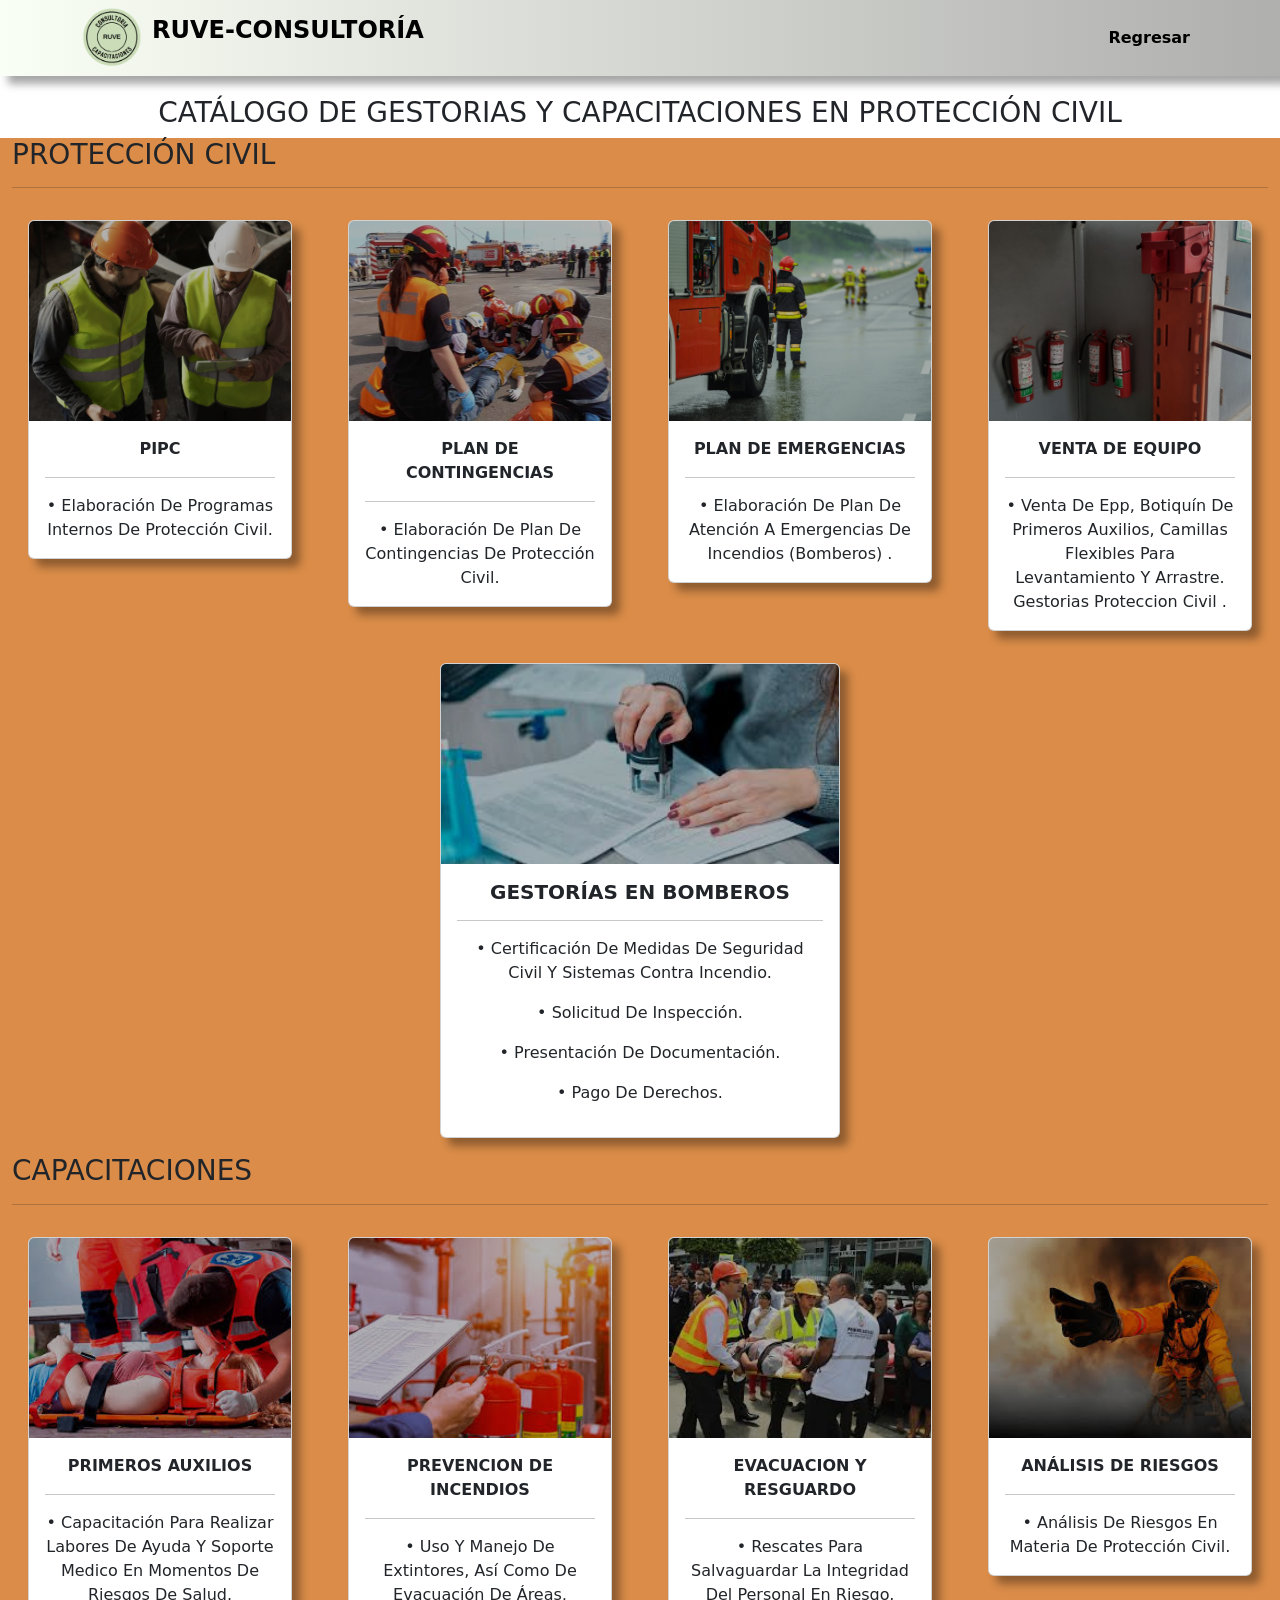
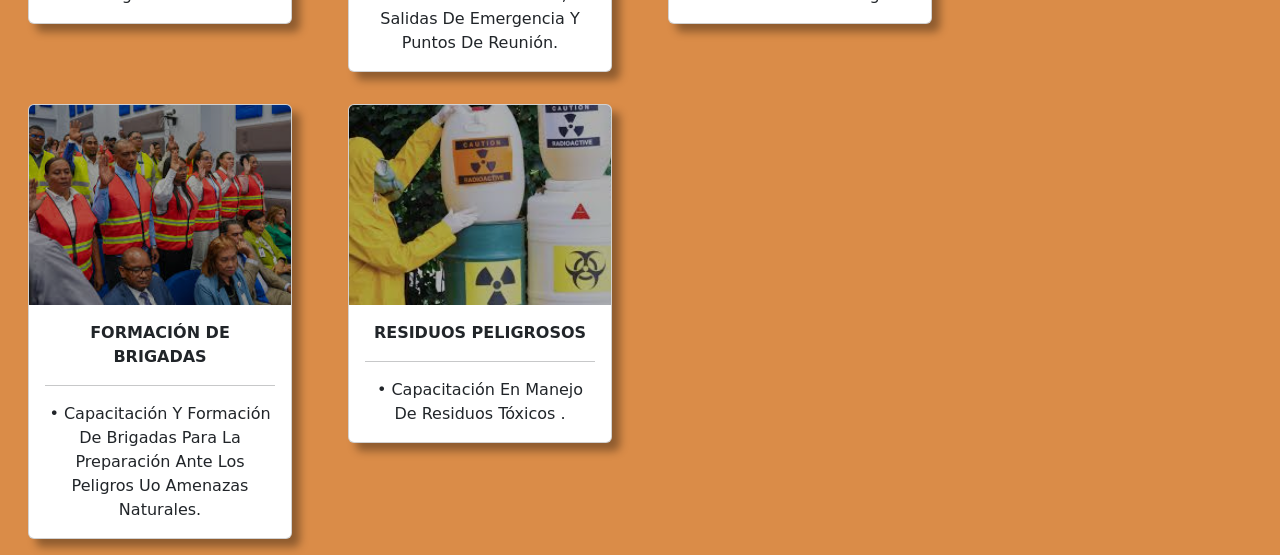
<file: catalogoGs.html>
<!DOCTYPE html>
<html lang="en">
<head>
    <meta charset="UTF-8">
    <meta name="viewport" content="width=device-width, initial-scale=1.0">
      <title>Consultoría y Cursos STPS</title>
    <link href="bootstrap-5.3.8-dist/css/bootstrap.min.css" rel="stylesheet" integrity="sha384-sRIl4kxILFvY47J16cr9ZwB07vP4J8+LH7qKQnuqkuIAvNWLzeN8tE5YBujZqJLB" crossorigin="anonymous">
    <link rel="stylesheet" href="catalogo.css">

    <style>
    <!-- Logo--> 
.container {
    margin-top: 40px; /* Ajusta el margen superior si es necesario */
    text-align: center; /* Centra el contenido si lo deseas */
}

.logo-container {
    display: flex;
    align-items: center; /* Alinea verticalmente el logo con el texto */
    justify-content: center; /* Centra el contenido horizontalmente */
}

.logo {
    width: 60px; /* Tamaño del logo */
    margin-right: 10px; /* Espacio entre el logo y el texto */
}

.logo-text {
    font-size: 1.5rem; /* Tamaño de la fuente */
    font-weight: bold; /* Fuente en negrita */
    color: #000; /* Cambia el color si es necesario */
}


        .barra-logo p {
    font-size: 1.5rem; /* Ajusta el tamaño de la letra a tu gusto */
    font-weight: bold;  /* Si quieres hacerla más fuerte */
    color: #ffffff; /* O el color que prefieras */
    margin-left: 10px; /* Ajusta el espacio entre el logo y el texto */
    line-height: 1; /* Asegura que la línea no quede demasiado alta */
     } 

</style>
</head>

<body>
    <div class="container-fluid">
            <nav class="navbar navbar-expand-lg bg-body-tertiary fixed-top ">
                <div class="container">               
                          <div class="logo-container">
                              <img src="imagenes/logo1.png" alt="Logo" class="logo">
                              <p class="logo-text">RUVE-CONSULTORÍA</p>
                          </div>
                  
                  
                  <!---  <a class="navbar-brand" href="#">RUVE</a> -->
                    <button class="navbar-toggler" type="button" data-bs-toggle="collapse" data-bs-target="#navbarNavAltMarkup" aria-controls="navbarNavAltMarkup" aria-expanded="false" aria-label="Toggle navigation">
                    <span class="navbar-toggler-icon"></span>
                    </button>
                    <div class="collapse navbar-collapse" id="navbarNavAltMarkup">
                        <div class="navbar-nav ms-auto">
                            <li class="nav-item">
                            <a class="nav-link active" aria-current="page" href="index.html"><strong>Regresar</a></strong>
                            </li>
                        </div>
                    </div>
                </div>
            </nav>
        <br><br><br> <br>
        <div class="row">
           
            <h3 style="text-align: center;">CATÁLOGO DE GESTORIAS Y CAPACITACIONES EN PROTECCIÓN CIVIL</h3>
            <div class="col-lg-12" style="background-color: rgb(218, 140, 72);">
                <h3>PROTECCIÓN CIVIL</h3>
                    <hr>
                    <div class="row gy-5">
                        <div class="col-lg-3">
                            <div class="p-3">
                                <div class="card d-inline-block" style="max-width: 300px;">
                                    <img src="imagenes/Gestorias/PROTECCION CIVIL CONTINGENCIAS/1.PIPC/PIPC.jpg" class="card-img-top img-fluid" style="height: 200px;" alt="...">
                                    <div class="card-body">
                                        <h7> <strong>PIPC</strong>  </h7>
                                        <hr class="light">
                                        <p class="card-text">
                                            • Elaboración De Programas Internos De Protección Civil. 
                                        </p>
                                    </div>
                                </div>
                            </div>
                        </div>
                        <div class="col-lg-3">
                            <div class="p-3">
                                <div class="card"  style="max-width: 300px;">
                                    <img src="imagenes/Gestorias/PROTECCION CIVIL CONTINGENCIAS/2. PLAN DE CONTINGENCIA PROTECCION CIVIL/CONTINGENCIA.jpg" style="height: 200px;" class="card-img-top img-fluid" alt="...">
                                    
                                    <div class="card-body">
                                        <h7> <strong>PLAN DE CONTINGENCIAS</strong></h7>
                                        <hr>
                                        <p class="card-text">• Elaboración De Plan De Contingencias De Protección Civil. </p>
                                    </div>
                                </div>
                            </div>
                        </div>
                        <div class="col-lg-3">
                            <div class="p-3">
                                <div class="card " style="max-width: 300px;">
                                    <img src="imagenes/Gestorias/PROTECCION CIVIL CONTINGENCIAS/3.PLAN DE BOMBEROS/Emergencias-scaled.jpeg" style="height: 200px;" class="card-img-top img-fluid" alt="...">
                                    <div class="card-body">
                                        <h7> <strong>PLAN DE EMERGENCIAS</strong></h7>
                                        <hr>
                                        <p class="card-text">• Elaboración De Plan De Atención A Emergencias De Incendios (Bomberos) .</p>
                                    </div>
                                </div>
                            </div>
                        </div>       
                        <div class="col-lg-3">
                            <div class="p-3">
                                <div class="card" style="max-width: 300px;">
                                    <img src="imagenes/Gestorias/PROTECCION CIVIL CONTINGENCIAS/4.Venta de EPP, Botiquín de primeros auxilios, camillas flexibles/a13.jpeg" style="height: 200px;" class="card-img-top img-fluid" alt="...">
                                    <div class="card-body">
                                        <h7> <strong>VENTA DE EQUIPO</strong> </h7>
                                        <hr>
                                        <p class="card-text">• Venta De Epp, Botiquín De Primeros Auxilios, Camillas Flexibles Para Levantamiento Y Arrastre. Gestorias Proteccion Civil . </p>
                                    </div>
                                </div>
                            </div>
                        </div>
                    </div>

                                        
<div class="row justify-content-center text-center">
    <div class="col-lg-6 col-md-8 col-sm-10">
        <div class="p-3">
            <div class="card mx-auto" style="max-width: 400px;">
                <img src="imagenes/Gestorias/BOMBEROS/tramites.jpg" class="card-img-top img-fluid" style="height: 200px; object-fit: cover;" alt="Trámites Bomberos">
                <div class="card-body">
                    <h5 class="card-title"><strong>GESTORÍAS EN BOMBEROS</strong></h5>
                    <hr class="light">
                    <p class="card-text">• Certificación De Medidas De Seguridad Civil Y Sistemas Contra Incendio.</p>
                    <p>• Solicitud De Inspección.</p>
                    <p>• Presentación De Documentación.</p>
                    <p>• Pago De Derechos.</p>
                </div>
            </div>
        </div>
    </div>
</div>


                   
                    <h3>CAPACITACIONES</h3>
                    <hr>                                                                                                                                                                                
                    <div class="row">
                        <div class="col-lg-3">
                            <div class="p-3">
                                <div class="card d-inline-block" style="max-width: 300px;">
                                    <img src="imagenes/Gestorias/CAPACITACIONES EN PROTECCION CIVIL/1. PRIMEROS AUXILIOS/A1.jpg" class="card-img-top img-fluid" style="height: 200px;" alt="...">
                                    <div class="card-body">
                                        <h7> <strong>PRIMEROS AUXILIOS</strong>  </h7>
                                        <hr class="light">
                                        <p class="card-text">• Capacitación Para Realizar Labores De Ayuda Y Soporte Medico En Momentos De Riesgos De Salud.</p>
                                    </div>
                                </div>
                            </div>
                        </div>
                        <div class="col-lg-3">
                            <div class="p-3">
                                <div class="card d-inline-block" style="max-width: 300px;">
                                    <img src="imagenes/Gestorias/CAPACITACIONES EN PROTECCION CIVIL/2. PREVENCION A INCENDIOS/A2.jpg" class="card-img-top img-fluid" style="height: 200px;" alt="...">
                                    <div class="card-body">
                                        <h7> <strong>PREVENCION DE INCENDIOS</strong>  </h7>
                                        <hr class="light">
                                        <p class="card-text">• Uso Y Manejo De Extintores, Así Como De Evacuación De Áreas, Salidas De Emergencia Y Puntos De Reunión.</p>
                                    </div>
                                </div>
                            </div>
                        </div>
                        <div class="col-lg-3">
                            <div class="p-3">
                                <div class="card d-inline-block" style="max-width: 300px;">
                                    <img src="imagenes/Gestorias/CAPACITACIONES EN PROTECCION CIVIL/3. EVACUACION Y RESGUARDO/A1.jpg" class="card-img-top img-fluid" style="height: 200px;" alt="...">
                                    <div class="card-body">
                                        <h7> <strong>EVACUACION Y RESGUARDO</strong>  </h7>
                                        <hr class="light">
                                        <p class="card-text">• Rescates Para Salvaguardar La Integridad Del Personal En Riesgo.</p>
                                    </div>
                                </div>
                            </div>
                        </div>
                        <div class="col-lg-3">
                            <div class="p-3">
                                <div class="card d-inline-block" style="max-width: 300px;">
                                    <img src="imagenes/Gestorias/CAPACITACIONES EN PROTECCION CIVIL/4. BUSQUEDA Y RESCATE/A1.jpg" class="card-img-top img-fluid" style="height: 200px;" alt="...">
                                    <div class="card-body">
                                        <h7> <strong>ANÁLISIS DE RIESGOS</strong>  </h7>
                                        <hr class="light">
                                        <p class="card-text">• Análisis De Riesgos En Materia De Protección Civil.</p>
                                    </div>
                                </div>
                            </div>
                        </div>
                        <div class="col-lg-3">
                            <div class="p-3">
                                <div class="card d-inline-block" style="max-width: 300px;">
                                    <img src="imagenes/Gestorias/CAPACITACIONES EN PROTECCION CIVIL/6. FORMACION DE BRIGADAS/A1.jpg" class="card-img-top img-fluid" style="height: 200px;" alt="...">
                                    <div class="card-body">
                                        <h7> <strong>FORMACIÓN DE BRIGADAS</strong>  </h7>
                                        <hr class="light">
                                        <p class="card-text">• Capacitación Y Formación De Brigadas Para La Preparación Ante Los Peligros Uo Amenazas Naturales.</p>
                                    </div>
                                </div>
                            </div>
                        </div>
                        <div class="col-lg-3">
                            <div class="p-3">
                                <div class="card d-inline-block" style="max-width: 300px;">
                                    <img src="imagenes/Gestorias/CAPACITACIONES EN PROTECCION CIVIL/7. RESIDUOS PELIGROSOS/A1.jpg" class="card-img-top img-fluid" style="height: 200px;" alt="...">
                                    <div class="card-body">
                                        <h7> <strong>RESIDUOS PELIGROSOS</strong>  </h7>
                                        <hr class="light">
                                        <p class="card-text">• Capacitación En Manejo De Residuos Tóxicos .</p>
                                    </div>
                                </div>
                            </div>
                        </div>
                    </div>
                 
                        
        <script src="https://cdn.jsdelivr.net/npm/bootstrap@5.3.8/dist/js/bootstrap.bundle.min.js" integrity="sha384-FKyoEForCGlyvwx9Hj09JcYn3nv7wiPVlz7YYwJrWVcXK/BmnVDxM+D2scQbITxI" crossorigin="anonymous"></script>

</body>
</html>
</file>
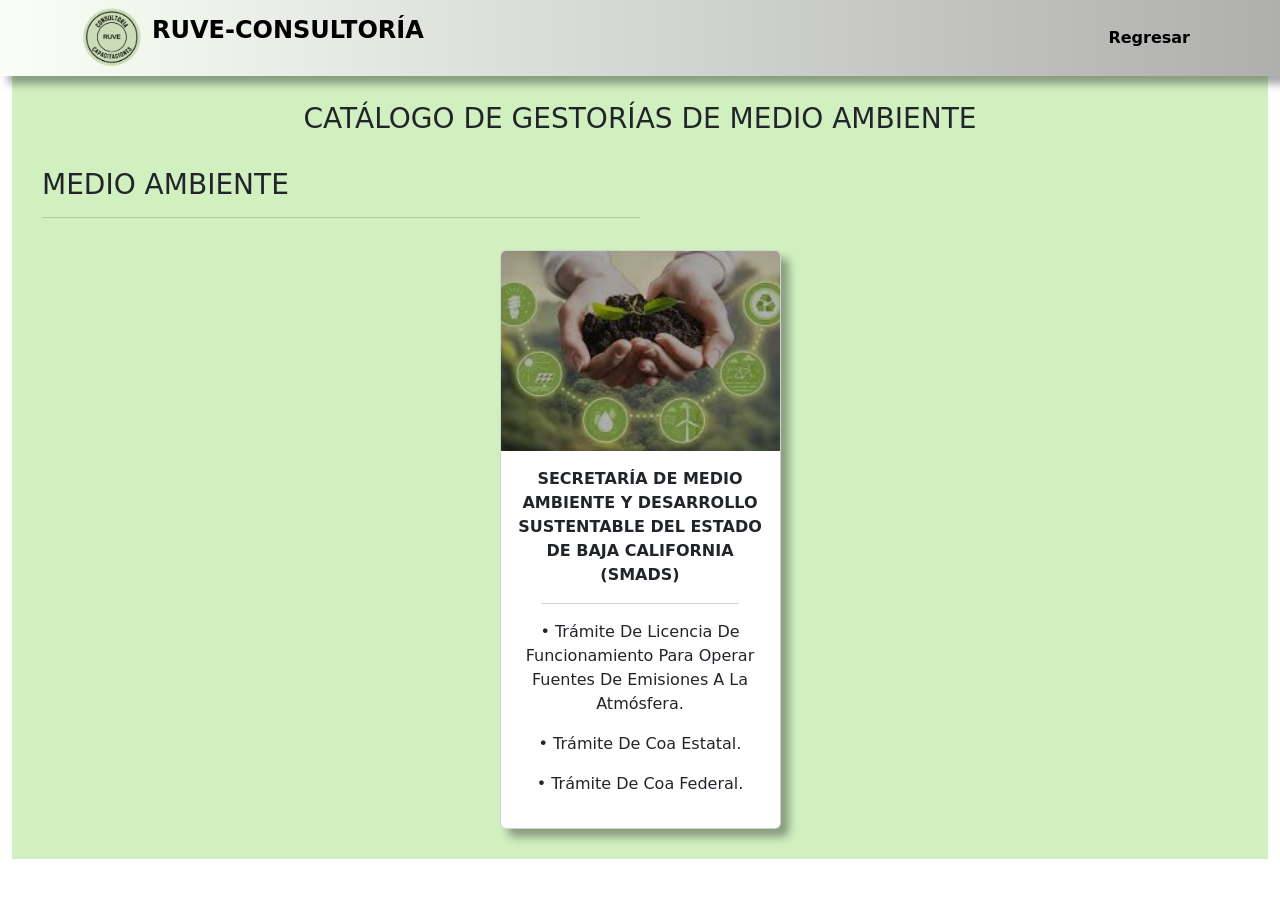
<file: catalogoMa.html>
<!DOCTYPE html>
<html lang="es">
<head>
    <meta charset="UTF-8">
    <meta name="viewport" content="width=device-width, initial-scale=1.0">
      <title>Consultoría y Cursos STPS</title>
    <link href="bootstrap-5.3.8-dist/css/bootstrap.min.css" rel="stylesheet" integrity="sha384-sRIl4kxILFvY47J16cr9ZwB07vP4J8+LH7qKQnuqkuIAvNWLzeN8tE5YBujZqJLB" crossorigin="anonymous">
    <link rel="stylesheet" href="catalogo.css">


    <style>
    <!-- Logo--> 
.container {
    margin-top: 40px; /* Ajusta el margen superior si es necesario */
    text-align: center; /* Centra el contenido si lo deseas */
}

.logo-container {
    display: flex;
    align-items: center; /* Alinea verticalmente el logo con el texto */
    justify-content: center; /* Centra el contenido horizontalmente */
}

.logo {
    width: 60px; /* Tamaño del logo */
    margin-right: 10px; /* Espacio entre el logo y el texto */
}

.logo-text {
    font-size: 1.5rem; /* Tamaño de la fuente */
    font-weight: bold; /* Fuente en negrita */
    color: #000; /* Cambia el color si es necesario */
}


        .barra-logo p {
    font-size: 1.5rem; /* Ajusta el tamaño de la letra a tu gusto */
    font-weight: bold;  /* Si quieres hacerla más fuerte */
    color: #ffffff; /* O el color que prefieras */
    margin-left: 10px; /* Ajusta el espacio entre el logo y el texto */
    line-height: 1; /* Asegura que la línea no quede demasiado alta */
     } 

</style>


</head>
<body>
    <div class="container-fluid">
            <nav class="navbar navbar-expand-lg bg-body-tertiary fixed-top ">
                <div class="container">
                    <img src="imagenes/logo1.png" alt="Logo" class="logo">                   
                    <p class="logo-text">RUVE-CONSULTORÍA</p>
                    <button class="navbar-toggler" type="button" data-bs-toggle="collapse" data-bs-target="#navbarNavAltMarkup" aria-controls="navbarNavAltMarkup" aria-expanded="false" aria-label="Toggle navigation">
                    <span class="navbar-toggler-icon"></span>
                    </button>
                    <div class="collapse navbar-collapse" id="navbarNavAltMarkup">
                        <div class="navbar-nav ms-auto">
                            <li class="nav-item">
                            <a class="nav-link active" aria-current="page" href="index.html"><strong>Regresar</a></strong>
                            </li>
                        </div>
                    </div>
                </div>
            </nav>
        <br><br><br>
        
                         
<!-- Contenedor principal con fondo verde tenue -->
<div class="container-fluid" style="background-color: #d0f0c0; padding: 30px;">
    <!-- Título centrado -->
    <div class="row justify-content-center text-center mb-4">
        <h3>CATÁLOGO DE GESTORÍAS DE MEDIO AMBIENTE</h3>
    </div>

    <!-- Subtítulo alineado a la izquierda -->
    <div class="row mb-3">
        <div class="col">
            <h3 class="text-start">MEDIO AMBIENTE</h3>
            <hr style="width: 50%; border-top: 1px solid #555; margin-left: 0;">
        </div>
    </div>

    <!-- Tarjetas centradas -->
    <div class="row justify-content-center gy-5">
        <!-- Tarjeta 1 -->
        <div class="col-12 col-sm-6 col-md-4 col-lg-3 d-flex justify-content-center">
            <div class="card w-100 h-100 d-flex flex-column">
                <img src="imagenes/Gestorias/SMADS/A1.jpg" 
                     class="card-img-top img-fluid" 
                     style="height: 200px; object-fit: cover;" 
                     alt="SMADS">
                <div class="card-body d-flex flex-column justify-content-center align-items-center text-center">
                    <h7><strong>SECRETARÍA DE MEDIO AMBIENTE Y DESARROLLO SUSTENTABLE DEL ESTADO DE BAJA CALIFORNIA (SMADS)</strong></h7>
                    <hr style="width: 80%; border-top: 1px solid #555;">
                    <p class="card-text">• Trámite De Licencia De Funcionamiento Para Operar Fuentes De Emisiones A La Atmósfera.</p>
                    <p>• Trámite De Coa Estatal.</p>
                    <p>• Trámite De Coa Federal.</p>
                </div>
            </div>
        </div>

        
    </div>
</div>
           

        <script src="https://cdn.jsdelivr.net/npm/bootstrap@5.3.8/dist/js/bootstrap.bundle.min.js" integrity="sha384-FKyoEForCGlyvwx9Hj09JcYn3nv7wiPVlz7YYwJrWVcXK/BmnVDxM+D2scQbITxI" crossorigin="anonymous"></script>

</body>
</html>
</file>
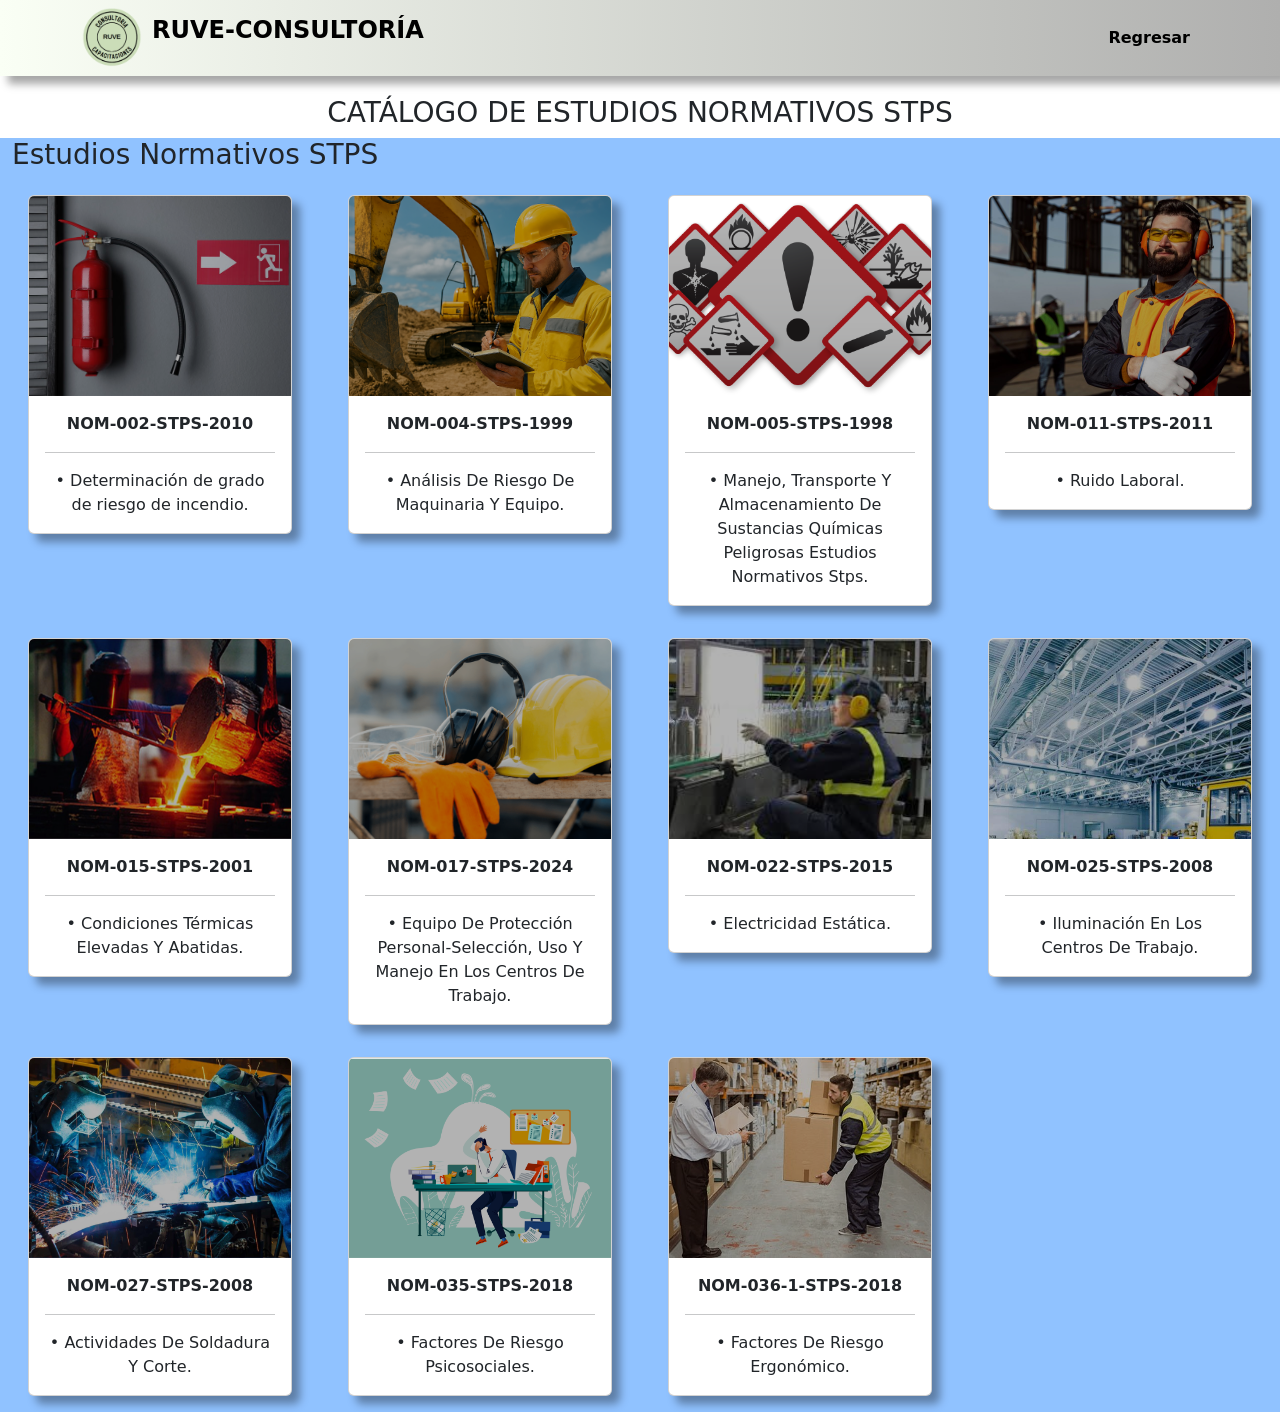
<file: catalogoNs.html>
<!DOCTYPE html>
<html lang="en">
<head>
    <meta charset="UTF-8">
    <meta name="viewport" content="width=device-width, initial-scale=1.0">
      <title>Consultoría y Cursos STPS</title>
    <link href="bootstrap-5.3.8-dist/css/bootstrap.min.css" rel="stylesheet" integrity="sha384-sRIl4kxILFvY47J16cr9ZwB07vP4J8+LH7qKQnuqkuIAvNWLzeN8tE5YBujZqJLB" crossorigin="anonymous">
    <link rel="stylesheet" href="catalogo.css">

    <style>
    <!-- Logo--> 
.container {
    margin-top: 40px; /* Ajusta el margen superior si es necesario */
    text-align: center; /* Centra el contenido si lo deseas */
}

.logo-container {
    display: flex;
    align-items: center; /* Alinea verticalmente el logo con el texto */
    justify-content: center; /* Centra el contenido horizontalmente */
}

.logo {
    width: 60px; /* Tamaño del logo */
    margin-right: 10px; /* Espacio entre el logo y el texto */
}

.logo-text {
    font-size: 1.5rem; /* Tamaño de la fuente */
    font-weight: bold; /* Fuente en negrita */
    color: #000; /* Cambia el color si es necesario */
}


        .barra-logo p {
    font-size: 1.5rem; /* Ajusta el tamaño de la letra a tu gusto */
    font-weight: bold;  /* Si quieres hacerla más fuerte */
    color: #ffffff; /* O el color que prefieras */
    margin-left: 10px; /* Ajusta el espacio entre el logo y el texto */
    line-height: 1; /* Asegura que la línea no quede demasiado alta */
     } 

</style>

</head>
<body>
    <div class="container-fluid">
            <nav class="navbar navbar-expand-lg bg-body-tertiary fixed-top ">
                <div class="container">
                     <img src="imagenes/logo1.png" alt="Logo" class="logo">                   
                    <p class="logo-text">RUVE-CONSULTORÍA</p>
                    <button class="navbar-toggler" type="button" data-bs-toggle="collapse" data-bs-target="#navbarNavAltMarkup" aria-controls="navbarNavAltMarkup" aria-expanded="false" aria-label="Toggle navigation">
                    <span class="navbar-toggler-icon"></span>
                    </button>
                    <div class="collapse navbar-collapse" id="navbarNavAltMarkup">
                        <div class="navbar-nav ms-auto">
                            <li class="nav-item">
                            <a class="nav-link active" aria-current="page" href="index.html"><strong>Regresar</a></strong>
                            </li>
                        </div>
                    </div>
                </div>
            </nav>
    <br><br><br><br>
        <div class="row">
            <h3 style="text-align: center;">CATÁLOGO DE ESTUDIOS NORMATIVOS STPS</h3>
            <div class="col-lg-12" style="background-color: rgb(144, 194, 255);">
                <h3>Estudios Normativos STPS</h3>
                    <div class="row gy-5">
                        <div class="col-lg-3">
                            <div class="p-3">
                                <div class="card d-inline-block" style="max-width: 300px;">
                                    <img src="imagenes/Estudios_normativos_STPS/NOM-002-STPS-2010/prevencion-de-incendios.jpg" class="card-img-top img-fluid" style="height: 200px;" alt="...">
                                    <div class="card-body">
                                        <h7> <strong>NOM-002-STPS-2010</strong>  </h7>
                                        <hr class="light">
                                        <p class="card-text">• Determinación de grado de riesgo de incendio.</p>
                                    </div>
                                </div>
                            </div>
                        </div>
                        <div class="col-lg-3">
                            <div class="p-3">
                                <div class="card"  style="max-width: 300px;">
                                    <img src="imagenes/Estudios_normativos_STPS/NOM-004-STPS-1999/Copilot_20251215_010004.png" style="height: 200px;" class="card-img-top img-fluid" alt="...">
                                    
                                    <div class="card-body">
                                        <h7> <strong>NOM-004-STPS-1999</strong></h7>
                                        <hr>
                                        <p class="card-text">• Análisis De Riesgo De Maquinaria Y Equipo.</p>
                                    </div>
                                </div>
                            </div>
                        </div>
                        <div class="col-lg-3">
                            <div class="p-3">
                                <div class="card " style="max-width: 300px;">
                                    <img src="imagenes/Estudios_normativos_STPS/NOM-005-STPS-1998/A1.png" style="height: 200px;" class="card-img-top img-fluid" alt="...">
                                    <div class="card-body">
                                        <h7> <strong>NOM-005-STPS-1998</strong></h7>
                                        <hr>
                                        <p class="card-text">• Manejo, Transporte Y Almacenamiento De Sustancias Químicas Peligrosas Estudios Normativos Stps.</p>
                                    </div>
                                </div>
                            </div>
                        </div>       
                        <div class="col-lg-3">
                            <div class="p-3">
                                <div class="card" style="max-width: 300px;">
                                    <img src="imagenes/Estudios_normativos_STPS/NOM-011-STPS-2011/HOMBRECONPT.jpeg" style="height: 200px;" class="card-img-top img-fluid" alt="...">
                                    <div class="card-body">
                                        <h7> <strong>NOM-011-STPS-2011</strong> </h7>
                                        <hr>
                                        <p class="card-text">• Ruido Laboral.</p>
                                    </div>
                                </div>
                            </div>
                        </div>
                    </div>
                    <div class="row">
                        <div class="col-lg-3">
                            <div class="p-3">
                                <div class="card d-inline-block" style="max-width: 300px;">
                                    <img src="imagenes/Estudios_normativos_STPS/NOM-015-STPS-2001/HOMBRECONFUEGO.png" class="card-img-top img-fluid" style="height: 200px;" alt="...">
                                    <div class="card-body">
                                        <h7> <strong>NOM-015-STPS-2001</strong>  </h7>
                                        <hr class="light">
                                        <p class="card-text"> • Condiciones Térmicas Elevadas Y Abatidas.</p>
                                    </div>
                                </div>
                            </div>
                        </div>
                        <div class="col-lg-3">
                            <div class="p-3">
                                <div class="card d-inline-block" style="max-width: 300px;">
                                    <img src="imagenes/Estudios_normativos_STPS/NOM-017-STPS-2008/NOM-017-EQUIPO-DE-PROTECCION.png" class="card-img-top img-fluid" style="height: 200px;" alt="...">
                                    <div class="card-body">
                                        <h7> <strong>NOM-017-STPS-2024</strong>  </h7>
                                        <hr class="light">
                                        <p class="card-text">• Equipo De Protección Personal-Selección, Uso Y Manejo En Los Centros De Trabajo.</p>
                                    </div>
                                </div>
                            </div>
                        </div>
                        <div class="col-lg-3">
                            <div class="p-3">
                                <div class="card d-inline-block" style="max-width: 300px;">
                                    <img src="imagenes/Estudios_normativos_STPS/NOM-022-STPS-2015/A2.jpg" class="card-img-top img-fluid" style="height: 200px;" alt="...">
                                    <div class="card-body">
                                        <h7> <strong>NOM-022-STPS-2015</strong>  </h7>
                                        <hr class="light">
                                        <p class="card-text">• Electricidad Estática.</p>
                                    </div>
                                </div>
                            </div>
                        </div>
                        <div class="col-lg-3">
                            <div class="p-3">
                                <div class="card d-inline-block" style="max-width: 300px;">
                                    <img src="imagenes/Estudios_normativos_STPS/NOM-025-STPS-2008/ALMACENCONLUCES.jpg" class="card-img-top img-fluid" style="height: 200px;" alt="...">
                                    <div class="card-body">
                                        <h7> <strong>NOM-025-STPS-2008</strong>  </h7>
                                        <hr class="light">
                                        <p class="card-text">• Iluminación En Los Centros De Trabajo.</p>
                                    </div>
                                </div>
                            </div>
                        </div>
                        <div class="col-lg-3">
                            <div class="p-3">
                                <div class="card d-inline-block" style="max-width: 300px;">
                                    <img src="imagenes/Estudios_normativos_STPS/NOM-027-STPS-2008/A1.jpg" class="card-img-top img-fluid" style="height: 200px;" alt="...">
                                    <div class="card-body">
                                        <h7> <strong>NOM-027-STPS-2008</strong>  </h7>
                                        <hr class="light">
                                        <p class="card-text">• Actividades De Soldadura Y Corte.</p>
                                    </div>
                                </div>
                            </div>
                        </div>
                        <div class="col-lg-3">
                            <div class="p-3">
                                <div class="card d-inline-block" style="max-width: 300px;">
                                    <img src="imagenes/Estudios_normativos_STPS/NOM-035-STPS-2018/NOM-035_Mesa-de-trabajo-1.png" class="card-img-top img-fluid" style="height: 200px;" alt="...">
                                    <div class="card-body">
                                        <h7> <strong>NOM-035-STPS-2018</strong>  </h7>
                                        <hr class="light">
                                        <p class="card-text">• Factores De Riesgo Psicosociales.</p>
                                    </div>
                                </div>
                            </div>
                        </div>
                        <div class="col-lg-3">
                            <div class="p-3">
                                <div class="card d-inline-block" style="max-width: 300px;">
                                    <img src="imagenes/Estudios_normativos_STPS/NOM-036-1-STPS-2018/levantamiento-manual-de-cargas1.jpg" class="card-img-top img-fluid" style="height: 200px;" alt="...">
                                    <div class="card-body">
                                        <h7> <strong>NOM-036-1-STPS-2018</strong>  </h7>
                                        <hr class="light">
                                        <p class="card-text">• Factores De Riesgo Ergonómico.</p>
                                    </div>
                                </div>
                            </div>
                        </div>
                    </div>
            </div>
        </div>    
    </div>
</body>
</html>
</file>
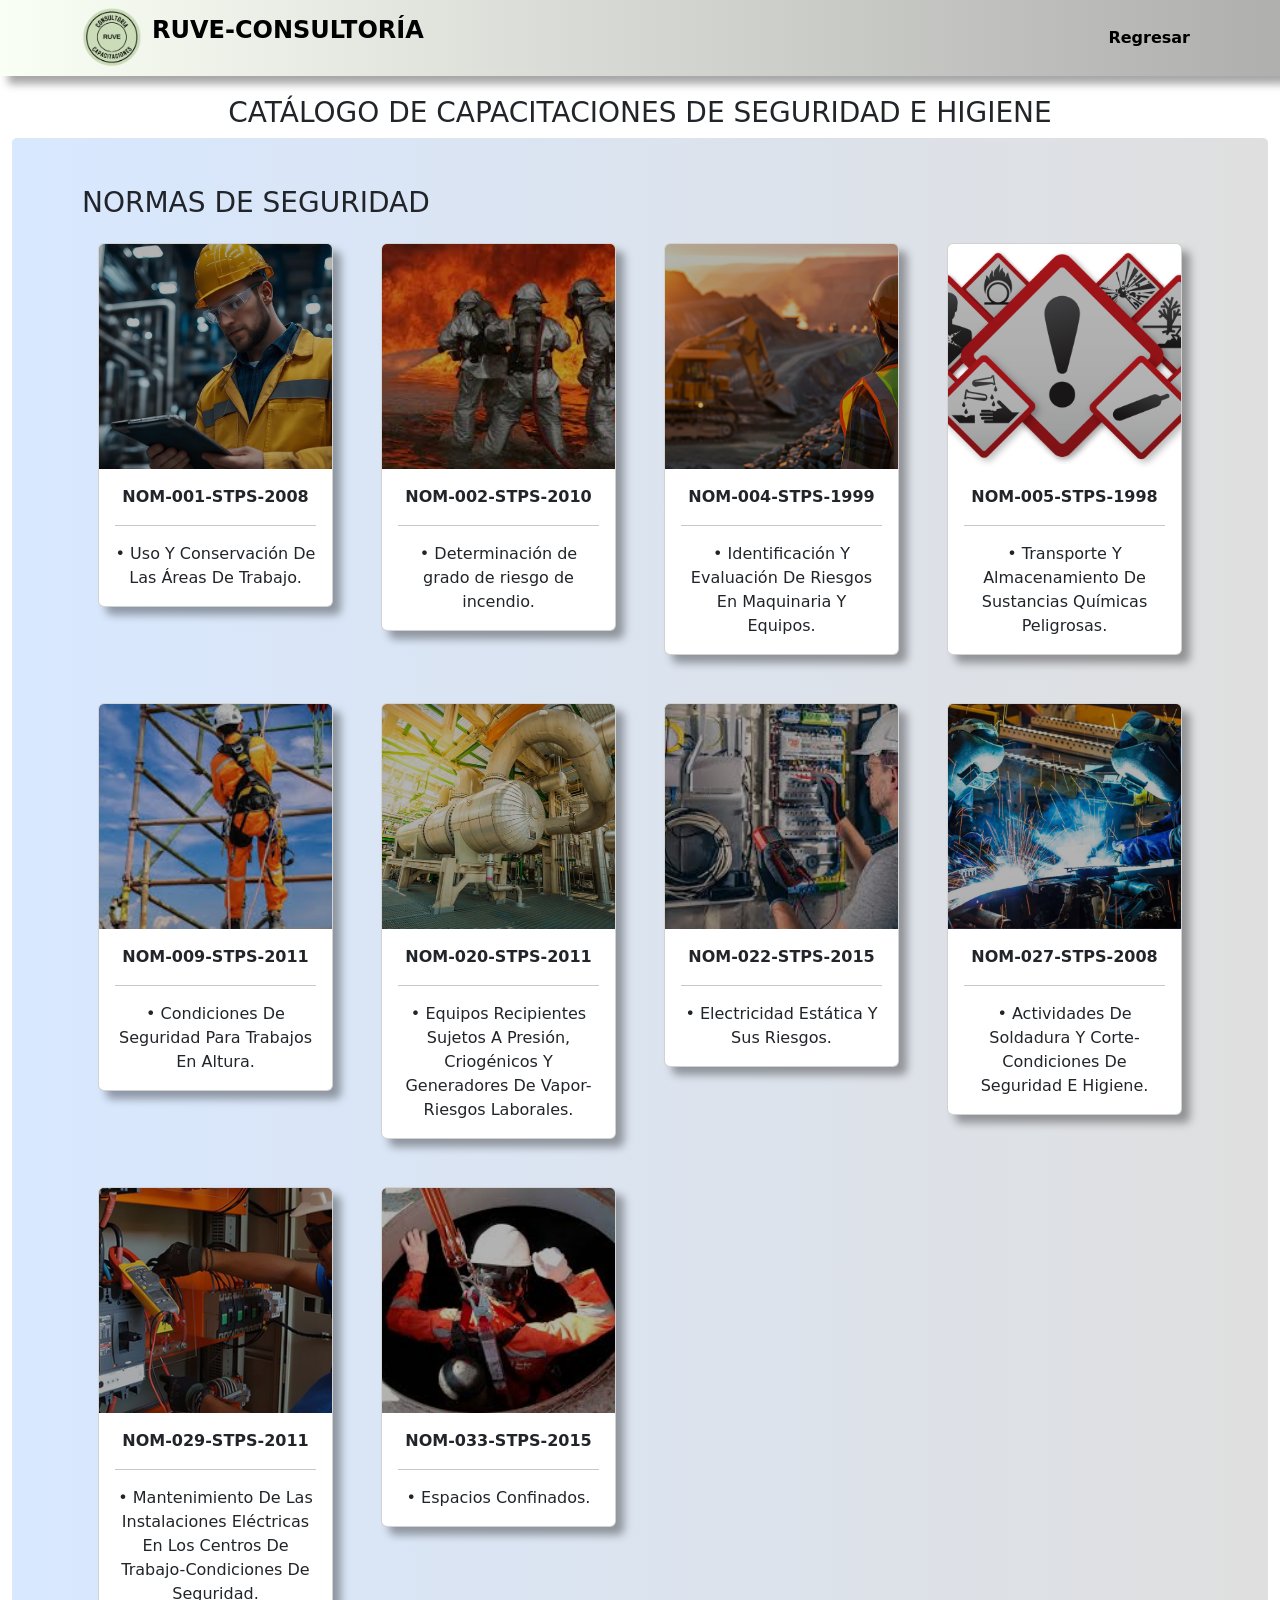
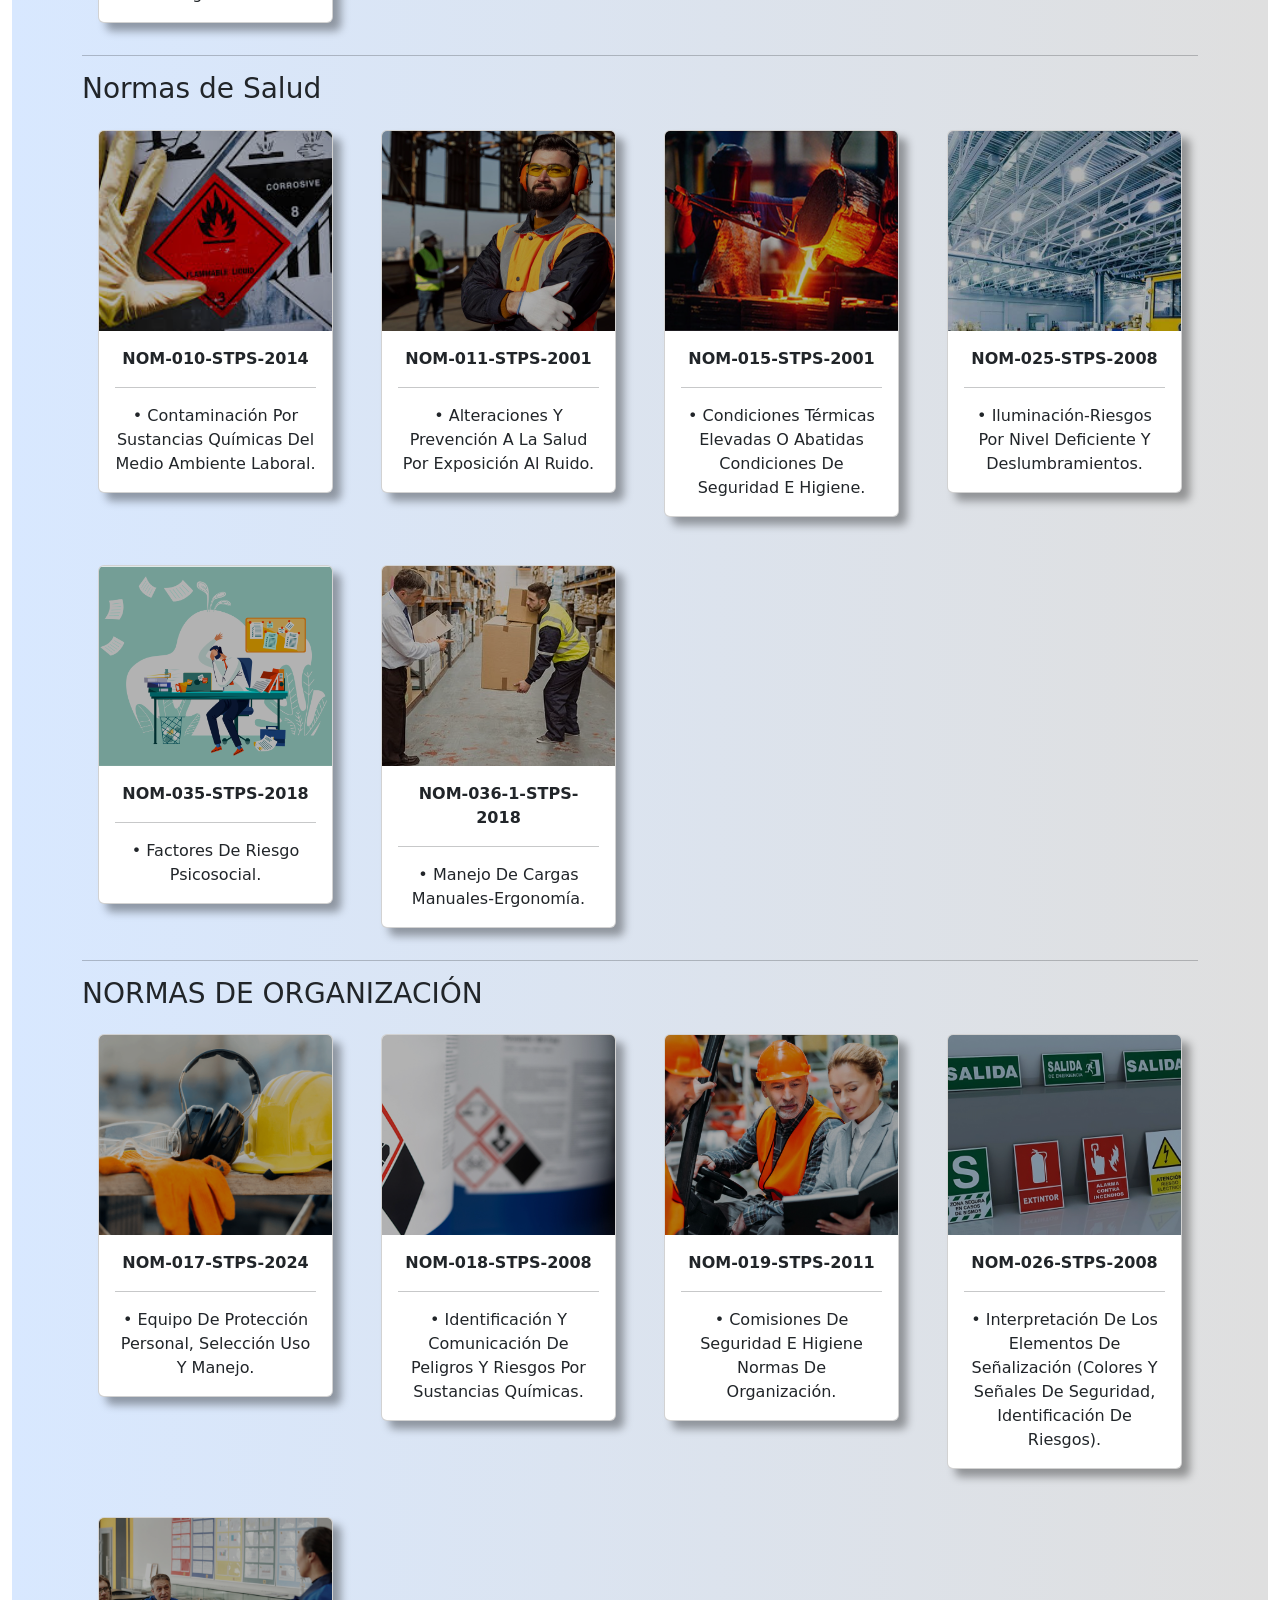
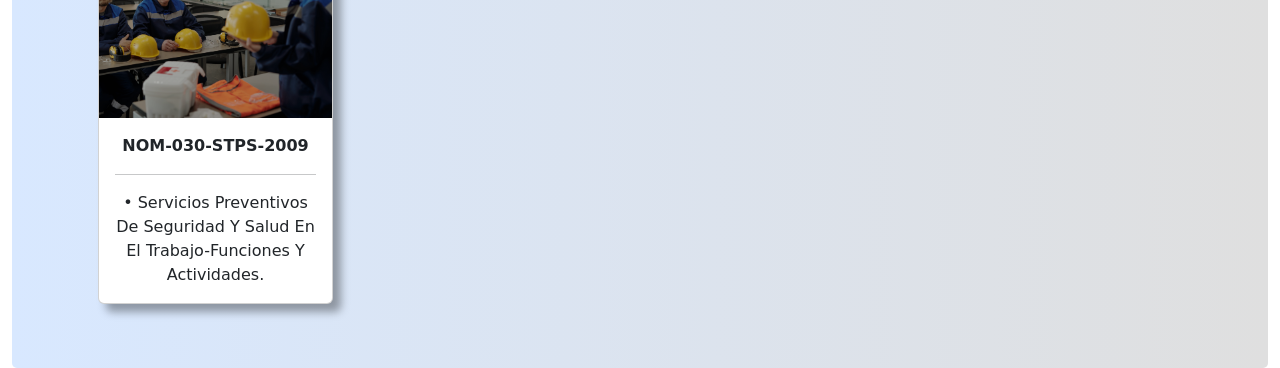
<file: catalogoSh.html>
<!DOCTYPE html>
<html lang="en">
<head>
    <meta charset="UTF-8">
    <meta name="viewport" content="width=device-width, initial-scale=1.0">
      <title>Consultoría y Cursos STPS</title>
    <link href="bootstrap-5.3.8-dist/css/bootstrap.min.css" rel="stylesheet" integrity="sha384-sRIl4kxILFvY47J16cr9ZwB07vP4J8+LH7qKQnuqkuIAvNWLzeN8tE5YBujZqJLB" crossorigin="anonymous">
    <link rel="stylesheet" href="catalogo.css">

    <style>
    <!-- Logo--> 
.container {
    margin-top: 40px; /* Ajusta el margen superior si es necesario */
    text-align: center; /* Centra el contenido si lo deseas */
}

.logo-container {
    display: flex;
    align-items: center; /* Alinea verticalmente el logo con el texto */
    justify-content: center; /* Centra el contenido horizontalmente */
}

.logo {
    width: 60px; /* Tamaño del logo */
    margin-right: 10px; /* Espacio entre el logo y el texto */
}

.logo-text {
    font-size: 1.5rem; /* Tamaño de la fuente */
    font-weight: bold; /* Fuente en negrita */
    color: #000; /* Cambia el color si es necesario */
}


        .barra-logo p {
    font-size: 1.5rem; /* Ajusta el tamaño de la letra a tu gusto */
    font-weight: bold;  /* Si quieres hacerla más fuerte */
    color: #ffffff; /* O el color que prefieras */
    margin-left: 10px; /* Ajusta el espacio entre el logo y el texto */
    line-height: 1; /* Asegura que la línea no quede demasiado alta */
     } 

</style>

</head>
<body>
     <div class="container-fluid">
            <nav class="navbar navbar-expand-lg bg-body-tertiary fixed-top ">
                <div class="container">
                    <img src="imagenes/logo1.png" alt="Logo" class="logo">                   
                    <p class="logo-text">RUVE-CONSULTORÍA</p>
                    <button class="navbar-toggler" type="button" data-bs-toggle="collapse" data-bs-target="#navbarNavAltMarkup" aria-controls="navbarNavAltMarkup" aria-expanded="false" aria-label="Toggle navigation">
                    <span class="navbar-toggler-icon"></span>
                    </button>
                    <div class="collapse navbar-collapse" id="navbarNavAltMarkup">
                        <div class="navbar-nav ms-auto">
                            <li class="nav-item">
                            <a class="nav-link active" aria-current="page" href="index.html"><strong>Regresar</a></strong>
                            </li>
                        </div>
                    </div>
                </div>
            </nav>
        <br><br><br><br>
            <h3 style="text-align: center;">CATÁLOGO DE CAPACITACIONES DE SEGURIDAD E HIGIENE</h3>
            <!--div class="col-lg-6" style="border: 1px solid;text-align: center;">
                <img src="imagenes/Seguridad_higiene/portada.png" style="width: 400px;" alt="">
            </div>
            <div class="col-lg-6" style="border: 1px solid;text-align: center;">
                <img src="imagenes/Seguridad_higiene/portada.png" style="width: 400px;" alt="">
            </div-->
            <div class="album py-5 bg-body-tertiary back-color">
                <div class="container">
                     <h3>NORMAS DE SEGURIDAD</h3>
                     <div class="row  row-cols-1 row-cols-sm-2 row-cols-md-3 row-cols-lg-4 g-3">
                        <div class="col">
                            <div class="p-3">
                                <div class="card">
                                    <img src="imagenes/Seguridad_higiene/Normas de Seguridad/NOM-001-STPS-2008/NOM-001-STPS-Espacios-de-Trabajo.jpeg" class="card-img-top img-fluid"  alt="...">
                                    <div class="card-body">
                                        <h7> <strong>NOM-001-STPS-2008</strong>  </h7>
                                        <hr class="light">
                                        <p class="card-text">• Uso Y Conservación De Las Áreas De Trabajo.</p>
                                    </div>
                                </div>
                            </div>
                        </div>
                        <div class="col">
                            <div class="p-3">
                                <div class="card "  >
                                    <img src="imagenes/Seguridad_higiene/Normas de Seguridad/NOM-002-STPS-2010/3BOMBEROS.jpg"  class="card-img-top img-fluid" alt="...">
                                    
                                    <div class="card-body">
                                        <h7> <strong>NOM-002-STPS-2010</strong></h7>
                                        <hr>
                                        <p class="card-text">• Determinación de grado de riesgo de incendio.</p>
                                    </div>
                                </div>
                            </div>
                        </div>
                        <div class="col">
                            <div class="p-3">
                                <div class="card " >
                                    <img src="imagenes/Seguridad_higiene/Normas de Seguridad/NOM-004-STPS-1999/A1.jpg"  class="card-img-top img-fluid" alt="...">
                                    <div class="card-body">
                                        <h7> <strong>NOM-004-STPS-1999</strong></h7>
                                        <hr>
                                        <p class="card-text"> • Identificación Y Evaluación De Riesgos En Maquinaria Y Equipos.</p>
                                    </div>
                                </div>
                            </div>
                        </div>       
                        <div class="col">
                            <div class="p-3">
                                <div class="card " >
                                    <img src="imagenes/Seguridad_higiene/Normas de Seguridad/NOM-005-STPS-1998/A1.png"  class="card-img-top img-fluid" alt="...">
                                    <div class="card-body">
                                        <h7> <strong>NOM-005-STPS-1998</strong> </h7>
                                        <hr>
                                        <p class="card-text">• Transporte Y Almacenamiento De Sustancias Químicas Peligrosas.</p>
                                    </div>
                                </div>
                            </div>
                        </div>
                        <div class="col">
                            <div class="p-3">
                                <div class="card d-inline-block " >
                                    <img src="imagenes/Seguridad_higiene/Normas de Seguridad/NOM-009-STPS-2011/A1.jpg" class="card-img-top img-fluid"  alt="...">
                                    <div class="card-body">
                                        <h7> <strong>NOM-009-STPS-2011</strong>  </h7>
                                        <hr class="light">
                                        <p class="card-text"> • Condiciones De Seguridad Para Trabajos En Altura.</p>
                                    </div>
                                </div>
                            </div>
                        </div>
                        <div class="col">
                            <div class="p-3">
                                <div class="card d-inline-block " >
                                    <img src="imagenes/Seguridad_higiene/Normas de Seguridad/NOM-020-STPS-2011/A1.jpg" class="card-img-top img-fluid"  alt="...">
                                    <div class="card-body">
                                        <h7> <strong>NOM-020-STPS-2011</strong>  </h7>
                                        <hr class="light">
                                        <p class="card-text">• Equipos Recipientes Sujetos A Presión, Criogénicos Y Generadores De Vapor-Riesgos Laborales.</p>
                                    </div>
                                </div>
                            </div>
                        </div>
                        <div class="col">
                            <div class="p-3">
                                <div class="card d-inline-block " >
                                    <img src="imagenes/Seguridad_higiene/Normas de Seguridad/NOM-022-STPS-2015/A1.jpg" class="card-img-top img-fluid"  alt="...">
                                    <div class="card-body">
                                        <h7> <strong> NOM-022-STPS-2015</strong>  </h7>
                                        <hr class="light">
                                        <p class="card-text"> • Electricidad Estática Y Sus Riesgos.</p>
                                    </div>
                                </div>
                            </div>
                        </div>
                        <div class="col">
                            <div class="p-3">
                                <div class="card d-inline-block " >
                                    <img src="imagenes/Seguridad_higiene/Normas de Seguridad/NOM-027-STPS-2008/A1.jpg" class="card-img-top img-fluid"  alt="...">
                                    <div class="card-body">
                                        <h7> <strong> NOM-027-STPS-2008</strong>  </h7>
                                        <hr class="light">
                                        <p class="card-text"> • Actividades De Soldadura Y Corte-Condiciones De Seguridad E Higiene.</p>
                                    </div>
                                </div>
                            </div>
                        </div>
                        <div class="col">
                            <div class="p-3">
                                <div class="card d-inline-block " >
                                    <img src="imagenes/Seguridad_higiene/Normas de Seguridad/NOM-029-STPS-2011/A1.jpg" class="card-img-top img-fluid"  alt="...">
                                    <div class="card-body">
                                        <h7> <strong> NOM-029-STPS-2011</strong>  </h7>
                                        <hr class="light">
                                        <p class="card-text"> • Mantenimiento De Las Instalaciones Eléctricas En Los Centros De Trabajo-Condiciones De Seguridad.</p>
                                    </div>
                                </div>
                            </div>
                        </div>
                        <div class="col">
                            <div class="p-3">
                                <div class="card d-inline-block " >
                                    <img src="imagenes/Seguridad_higiene/Normas de Seguridad/NOM-033-STPS-2015/A1.jpg" class="card-img-top img-fluid"  alt="...">
                                    <div class="card-body">
                                        <h7> <strong>   NOM-033-STPS-2015 </strong>  </h7>
                                        <hr class="light">
                                        <p class="card-text"> • Espacios Confinados.</p>
                                    </div>
                                </div>
                            </div>
                        </div>
                    </div>
                    <hr class="bg-primary">
                    <h3>Normas de Salud</h3>
                    <div class="row  row-cols-1 row-cols-sm-2 row-cols-md-3 row-cols-lg-4 g-3">
                            <div class="col">
                                <div class="p-3">
                                    <div class="card d-inline-block " style="max-width: 300px;">
                                        <img src="imagenes/Seguridad_higiene/Normas de Salud/NOM-010-STPS-2014/GUANTE&ALERTASQUIMICAS.jpg" class="card-img-top img-fluid" style="height: 200px;" alt="...">
                                        <div class="card-body">
                                            <h7> <strong>NOM-010-STPS-2014</strong>  </h7>
                                            <hr class="light">
                                            <p class="card-text">• Contaminación Por Sustancias Químicas Del Medio Ambiente Laboral.</p>
                                        </div>
                                    </div>
                                </div>
                            </div>
                            <div class="col">
                                <div class="p-3">
                                    <div class="card"  style="max-width: 300px;">
                                        <img src="imagenes/Seguridad_higiene/Normas de Salud/NOM-011-STPS-2001/HOMBRECONPT.jpeg" style="height: 200px;" class="card-img-top img-fluid" alt="...">
                                        
                                        <div class="card-body">
                                            <h7> <strong>NOM-011-STPS-2001</strong></h7>
                                            <hr>
                                            <p class="card-text">• Alteraciones Y Prevención A La Salud Por Exposición Al Ruido.</p>
                                        </div>
                                    </div>
                                </div>
                            </div>
                            <div class="col">
                                <div class="p-3">
                                    <div class="card " style="max-width: 300px;">
                                        <img src="imagenes/Seguridad_higiene/Normas de Salud/NOM-015-STPS-2001/HOMBRECONFUEGO.png" style="height: 200px;" class="card-img-top img-fluid" alt="...">
                                        <div class="card-body">
                                            <h7> <strong>NOM-015-STPS-2001</strong></h7>
                                            <hr>
                                            <p class="card-text"> • Condiciones Térmicas Elevadas O Abatidas Condiciones De Seguridad E Higiene.</p>
                                        </div>
                                    </div>
                                </div>
                            </div>       
                            <div class="col">
                                <div class="p-3">
                                    <div class="card" style="max-width: 300px;">
                                        <img src="imagenes/Seguridad_higiene/Normas de Salud/NOM-025-STPS-2008/ALMACENCONLUCES.jpg" style="height: 200px;" class="card-img-top img-fluid" alt="...">
                                        <div class="card-body">
                                            <h7> <strong>NOM-025-STPS-2008</strong> </h7>
                                            <hr>
                                            <p class="card-text">• Iluminación-Riesgos Por Nivel Deficiente Y Deslumbramientos.</p>
                                        </div>
                                    </div>
                                </div>
                            </div>
                            <div class="col">
                                <div class="p-3">
                                    <div class="card d-inline-block" style="max-width: 300px;">
                                        <img src="imagenes/Seguridad_higiene/Normas de Salud/NOM-035-STPS-2018/NOM-035_Mesa-de-trabajo-1.png" class="card-img-top img-fluid" style="height: 200px;" alt="...">
                                        <div class="card-body">
                                            <h7> <strong>NOM-035-STPS-2018</strong>  </h7>
                                            <hr class="light">
                                            <p class="card-text"> • Factores De Riesgo Psicosocial.</p>
                                        </div>
                                    </div>
                                </div>
                            </div>
                            <div class="col">
                                <div class="p-3">
                                    <div class="card d-inline-block" style="max-width: 300px;">
                                        <img src="imagenes/Seguridad_higiene/Normas de Salud/NOM-036-1-STPS-2018/levantamiento-manual-de-cargas1.jpg" class="card-img-top img-fluid" style="height: 200px;" alt="...">
                                        <div class="card-body">
                                            <h7> <strong>NOM-036-1-STPS-2018</strong>  </h7>
                                            <hr class="light">
                                            <p class="card-text">• Manejo De Cargas Manuales-Ergonomía.</p>
                                        </div>
                                    </div>
                                </div>
                            </div>
                    </div>
                    <hr class="bg-primary">
                    <h3>NORMAS DE ORGANIZACIÓN</h3>
                    <div class="row  row-cols-1 row-cols-sm-2 row-cols-md-3 row-cols-lg-4 g-3">
                            <div class="col">
                                <div class="p-3">
                                    <div class="card d-inline-block" style="max-width: 300px;">
                                        <img src="imagenes/Seguridad_higiene/Normas de Organizacion/NOM-017-STPS-2008/NOM-017-EQUIPO-DE-PROTECCION.png" class="card-img-top img-fluid" style="height: 200px;" alt="...">
                                        <div class="card-body">
                                            <h7> <strong>NOM-017-STPS-2024</strong>  </h7>
                                            <hr class="light">
                                            <p class="card-text">• Equipo De Protección Personal, Selección Uso Y Manejo.</p>
                                        </div>
                                    </div>
                                </div>
                            </div>
                             <div class="col">
                                <div class="p-3">
                                    <div class="card d-inline-block" style="max-width: 300px;">
                                         <img src="imagenes/Seguridad_higiene/Normas de Organizacion/NOM-018-STPS-2015/nom-018-stps-2015-1.jpg" class="card-img-top img-fluid" style="height: 200px;" alt="...">
                                        <div class="card-body">
                                            <h7> <strong>NOM-018-STPS-2008</strong>  </h7>
                                            <hr class="light">
                                            <p class="card-text">• Identificación Y Comunicación De Peligros Y Riesgos Por Sustancias Químicas.</p>
                                        </div>
                                    </div>
                                </div>
                            </div>
                            <div class="col">
                                <div class="p-3">
                                    <div class="card"  style="max-width: 300px;">
                                        <img src="imagenes/Seguridad_higiene/Normas de Organizacion/NOM-019-STPS-2011/nom-019.jpg" style="height: 200px;" class="card-img-top img-fluid" alt="...">
                                        
                                        <div class="card-body">
                                            <h7> <strong>NOM-019-STPS-2011</strong></h7>
                                            <hr>
                                            <p class="card-text">• Comisiones De Seguridad E Higiene Normas De Organización.</p>
                                        </div>
                                    </div>
                                </div>
                            </div>
                            <div class="col">
                                <div class="p-3">
                                    <div class="card " style="max-width: 300px;">
                                        <img src="imagenes/Seguridad_higiene/Normas de Organizacion/NOM-026-STPS-2008/NOM-026-STPS-2008-01.jpg" style="height: 200px;" class="card-img-top img-fluid" alt="...">
                                        <div class="card-body">
                                            <h7> <strong>NOM-026-STPS-2008</strong></h7>
                                            <hr>
                                            <p class="card-text">•	Interpretación De Los Elementos De Señalización (Colores Y Señales De Seguridad, Identificación De Riesgos).</p>
                                        </div>
                                    </div>
                                </div>
                            </div>       
                            <div class="col">
                                <div class="p-3">
                                    <div class="card" style="max-width: 300px;">
                                        <img src="imagenes/Seguridad_higiene/Normas de Organizacion/NOM-030-STPS-2009/nom_030_stps_2009.jpg" style="height: 200px;" class="card-img-top img-fluid" alt="...">
                                        <div class="card-body">
                                            <h7> <strong>NOM-030-STPS-2009</strong> </h7>
                                            <hr>
                                            <p class="card-text">•	Servicios Preventivos De Seguridad Y Salud En El Trabajo-Funciones Y Actividades.</p>
                                        </div>
                                    </div>
                                </div>
                            </div>
                    </div>
                </div>
            </div>
    
</body>
</html>
</file>
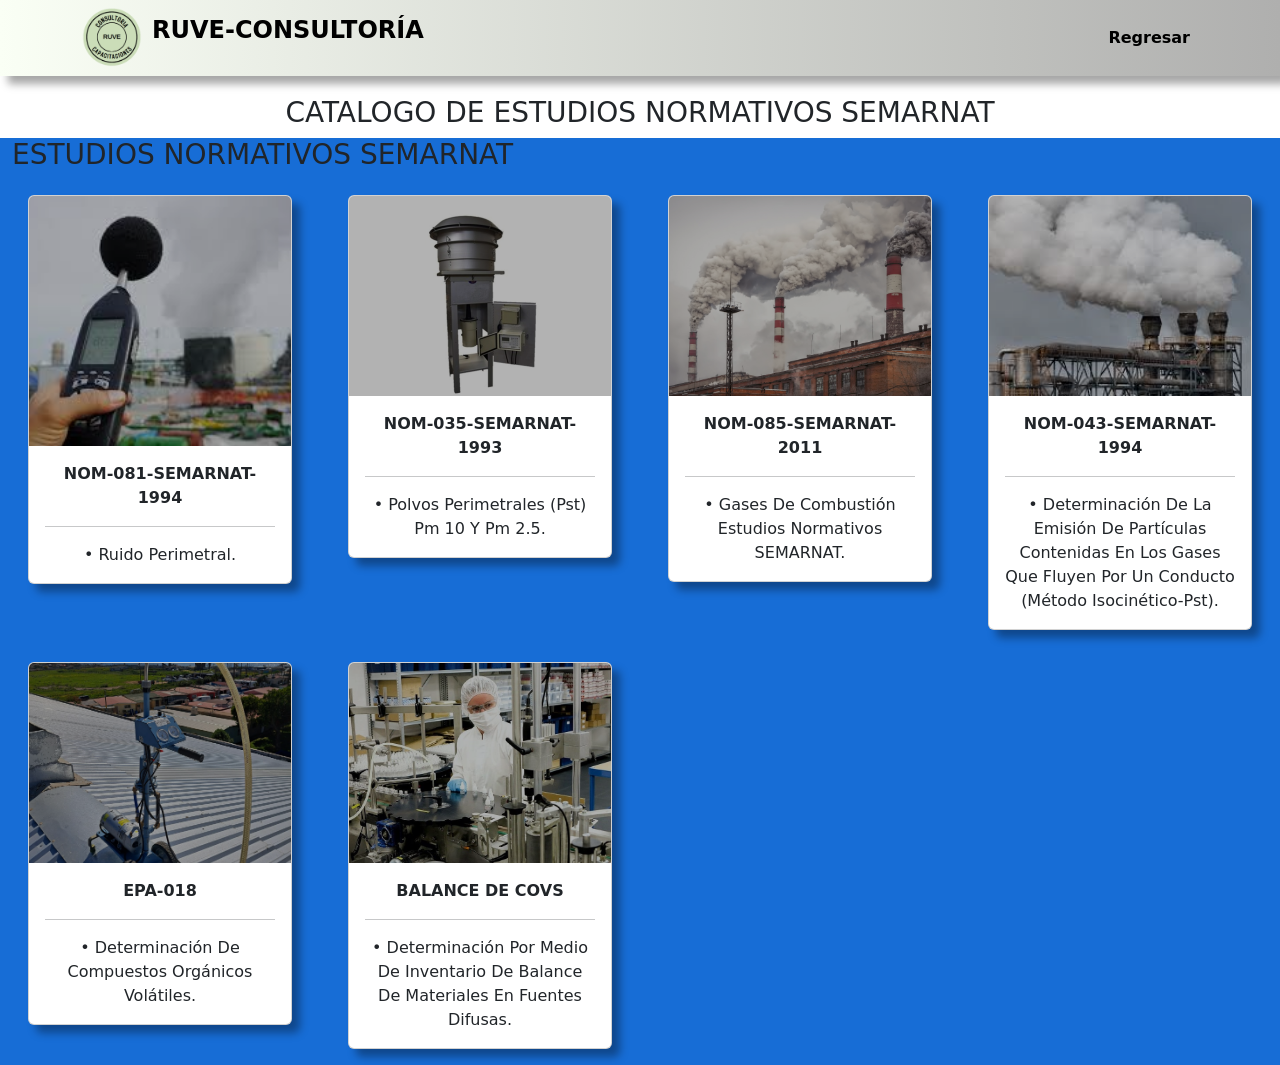
<file: catalogoSm.html>
<!DOCTYPE html>
<html lang="en">
<head>
    <meta charset="UTF-8">
    <meta name="viewport" content="width=device-width, initial-scale=1.0">
      <title>Consultoría y Cursos STPS</title>
    <link href="bootstrap-5.3.8-dist/css/bootstrap.min.css" rel="stylesheet" integrity="sha384-sRIl4kxILFvY47J16cr9ZwB07vP4J8+LH7qKQnuqkuIAvNWLzeN8tE5YBujZqJLB" crossorigin="anonymous">
    <link rel="stylesheet" href="catalogo.css">

    <style>
    <!-- Logo--> 
.container {
    margin-top: 40px; /* Ajusta el margen superior si es necesario */
    text-align: center; /* Centra el contenido si lo deseas */
}

.logo-container {
    display: flex;
    align-items: center; /* Alinea verticalmente el logo con el texto */
    justify-content: center; /* Centra el contenido horizontalmente */
}

.logo {
    width: 60px; /* Tamaño del logo */
    margin-right: 10px; /* Espacio entre el logo y el texto */
}

.logo-text {
    font-size: 1.5rem; /* Tamaño de la fuente */
    font-weight: bold; /* Fuente en negrita */
    color: #000; /* Cambia el color si es necesario */
}


        .barra-logo p {
    font-size: 1.5rem; /* Ajusta el tamaño de la letra a tu gusto */
    font-weight: bold;  /* Si quieres hacerla más fuerte */
    color: #ffffff; /* O el color que prefieras */
    margin-left: 10px; /* Ajusta el espacio entre el logo y el texto */
    line-height: 1; /* Asegura que la línea no quede demasiado alta */
     } 

</style>

</head>
<body>
    <div class="container-fluid">
            <nav class="navbar navbar-expand-lg bg-body-tertiary fixed-top ">
                <div class="container">
                   <img src="imagenes/logo1.png" alt="Logo" class="logo">                   
                    <p class="logo-text">RUVE-CONSULTORÍA</p>
                    <button class="navbar-toggler" type="button" data-bs-toggle="collapse" data-bs-target="#navbarNavAltMarkup" aria-controls="navbarNavAltMarkup" aria-expanded="false" aria-label="Toggle navigation">
                    <span class="navbar-toggler-icon"></span>
                    </button>
                    <div class="collapse navbar-collapse" id="navbarNavAltMarkup">
                        <div class="navbar-nav ms-auto">
                            <li class="nav-item">
                            <a class="nav-link active" aria-current="page" href="index.html"><strong>Regresar</a></strong>
                            </li>
                        </div>
                    </div>
                </div>
            </nav>
        <br><br><br><br>
        <div class="row">
            <h3 style="text-align: center;">CATALOGO DE ESTUDIOS NORMATIVOS SEMARNAT</h3>
            <div class="col-lg-12" style="background-color: rgb(23, 109, 214);">
                <h3>ESTUDIOS NORMATIVOS SEMARNAT </h3>
                    <div class="row gy-5">
                        <div class="col-lg-3">
                            <div class="p-3">
                                <div class="card d-inline-block" style="max-width: 300px;">
                                    <img src="imagenes/Estudios_SEMARNAT/NOM-081-SEMARNAT-1994/MEDICIONES ACUSTICAS.jpg" class="card-img-top img-fluid" style="height: 250px;" alt="...">
                                    <div class="card-body">
                                        <h7> <strong>NOM-081-SEMARNAT-1994</strong>  </h7>
                                        <hr class="light">
                                        <p class="card-text">• Ruido Perimetral.</p>
                                    </div>
                                </div>
                            </div>
                        </div>
                        <div class="col-lg-3">
                            <div class="p-3">
                                <div class="card"  style="max-width: 300px;">
                                    <img src="imagenes/Estudios_SEMARNAT/NOM-035-SEMARNAT-1993/medidordealtovolumenPM10.jpg" style="height: 200px;" class="card-img-top img-fluid" alt="...">
                                    
                                    <div class="card-body">
                                        <h7> <strong>NOM-035-SEMARNAT-1993</strong></h7>
                                        <hr>
                                        <p class="card-text">• Polvos Perimetrales (Pst) Pm 10 Y Pm 2.5.</p>
                                    </div>
                                </div>
                            </div>
                        </div>
                        <div class="col-lg-3">
                            <div class="p-3">
                                <div class="card " style="max-width: 300px;">
                                    <img src="imagenes/Estudios_SEMARNAT/NOM-085-SEMARNAT-2011/contaminacion-aire.jpg" style="height: 200px;" class="card-img-top img-fluid" alt="...">
                                    <div class="card-body">
                                        <h7> <strong>NOM-085-SEMARNAT-2011</strong></h7>
                                        <hr>
                                        <p class="card-text">• Gases De Combustión Estudios Normativos SEMARNAT.</p>
                                    </div>
                                </div>
                            </div>
                        </div>       
                        <div class="col-lg-3">
                            <div class="p-3">
                                <div class="card" style="max-width: 300px;">
                                    <img src="imagenes/Estudios_SEMARNAT/NOM-043-SEMARNAT-1994/capacitaciones-stps.jpg" style="height: 200px;" class="card-img-top img-fluid" alt="...">
                                    <div class="card-body">
                                        <h7> <strong>NOM-043-SEMARNAT-1994</strong> </h7>
                                        <hr>
                                        <p class="card-text">• Determinación De La Emisión De Partículas Contenidas En Los Gases Que Fluyen Por Un Conducto (Método Isocinético-Pst).</p>
                                    </div>
                                </div>
                            </div>
                        </div>
                    </div>
                    <div class="row">
                        <div class="col-lg-3">
                            <div class="p-3">
                                <div class="card d-inline-block" style="max-width: 300px;">
                                    <img src="imagenes/Estudios_SEMARNAT/EPA-018/a2.jpeg" class="card-img-top img-fluid" style="height: 200px;" alt="...">
                                    <div class="card-body">
                                        <h7> <strong>EPA-018</strong>  </h7>
                                        <hr class="light">
                                        <p class="card-text"> • Determinación De Compuestos Orgánicos Volátiles.</p>
                                    </div>
                                </div>
                            </div>
                        </div>
                        <div class="col-lg-3">
                            <div class="p-3">
                                <div class="card d-inline-block" style="max-width: 300px;">
                                    <img src="imagenes/Estudios_SEMARNAT/BALANCEDECOVS/COVS.jpg" class="card-img-top img-fluid" style="height: 200px;" alt="...">
                                    <div class="card-body">
                                        <h7> <strong>BALANCE DE COVS</strong>  </h7>
                                        <hr class="light">
                                        <p class="card-text">• Determinación Por Medio De Inventario De Balance De Materiales En Fuentes Difusas.</p>
                                    </div>
                                </div>
                            </div>
                        </div>
                        
                    </div>
            </div>
        </div>    
    </div>
</body>
</html>
</file>
<file: catalogo.css>
.card-img-top {
            height: 225px;
            object-fit: cover;
        }

        .card-img-top {
            height: 225px;
            object-fit: cover;
            filter: brightness(0.7);
        }

        .card{
            max-width: 400px;
            text-align: center;
            box-shadow: 8px 8px 8px rgba(0,0,0,0.35); /* offsetX offsetY blur color */
        }

        .back-color{
        background: linear-gradient(to right,rgb(216, 232, 255),rgb(223, 223, 223));
        border-radius: 5px;
        }

        .navbar{
            background:linear-gradient(to right,rgb(250, 255, 245),rgb(175, 175, 174));
            color: black;
            box-shadow: 8px 8px 8px rgba(0,0,0,0.35); 
        }
</file>
